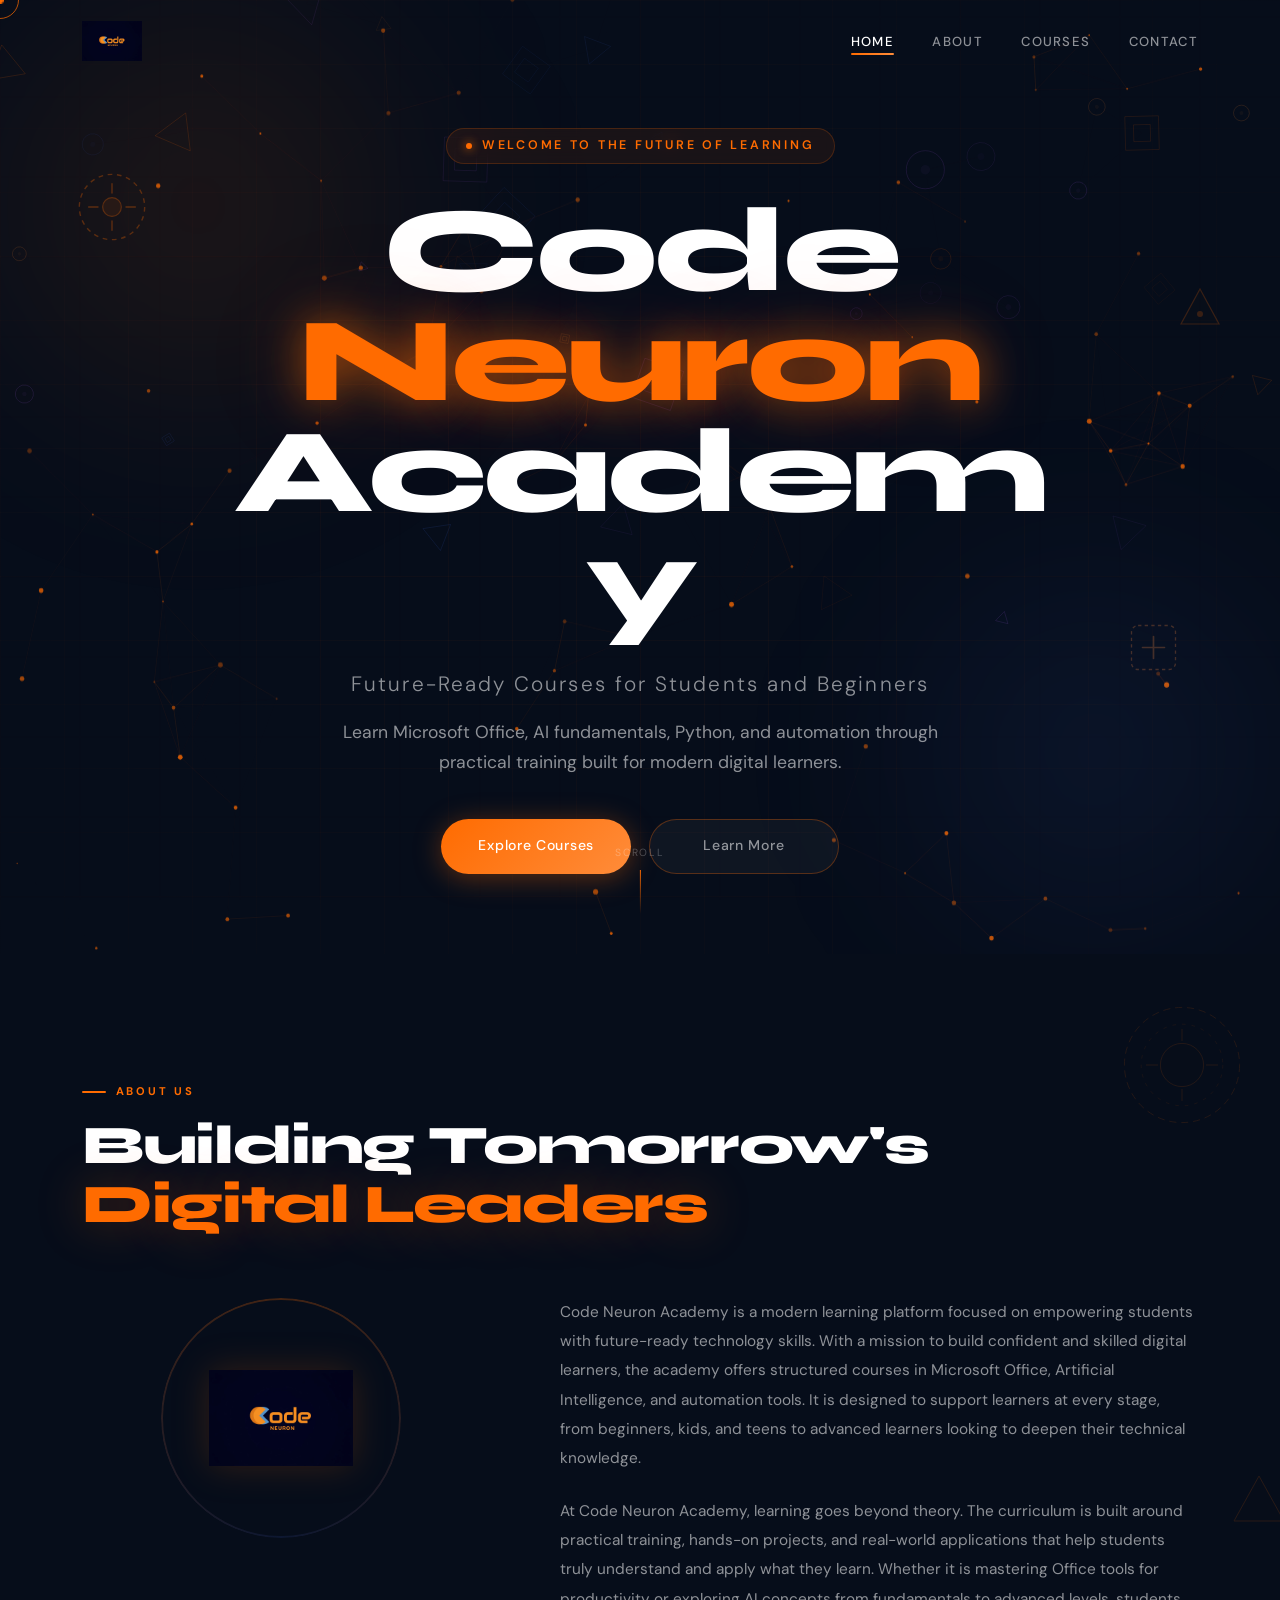
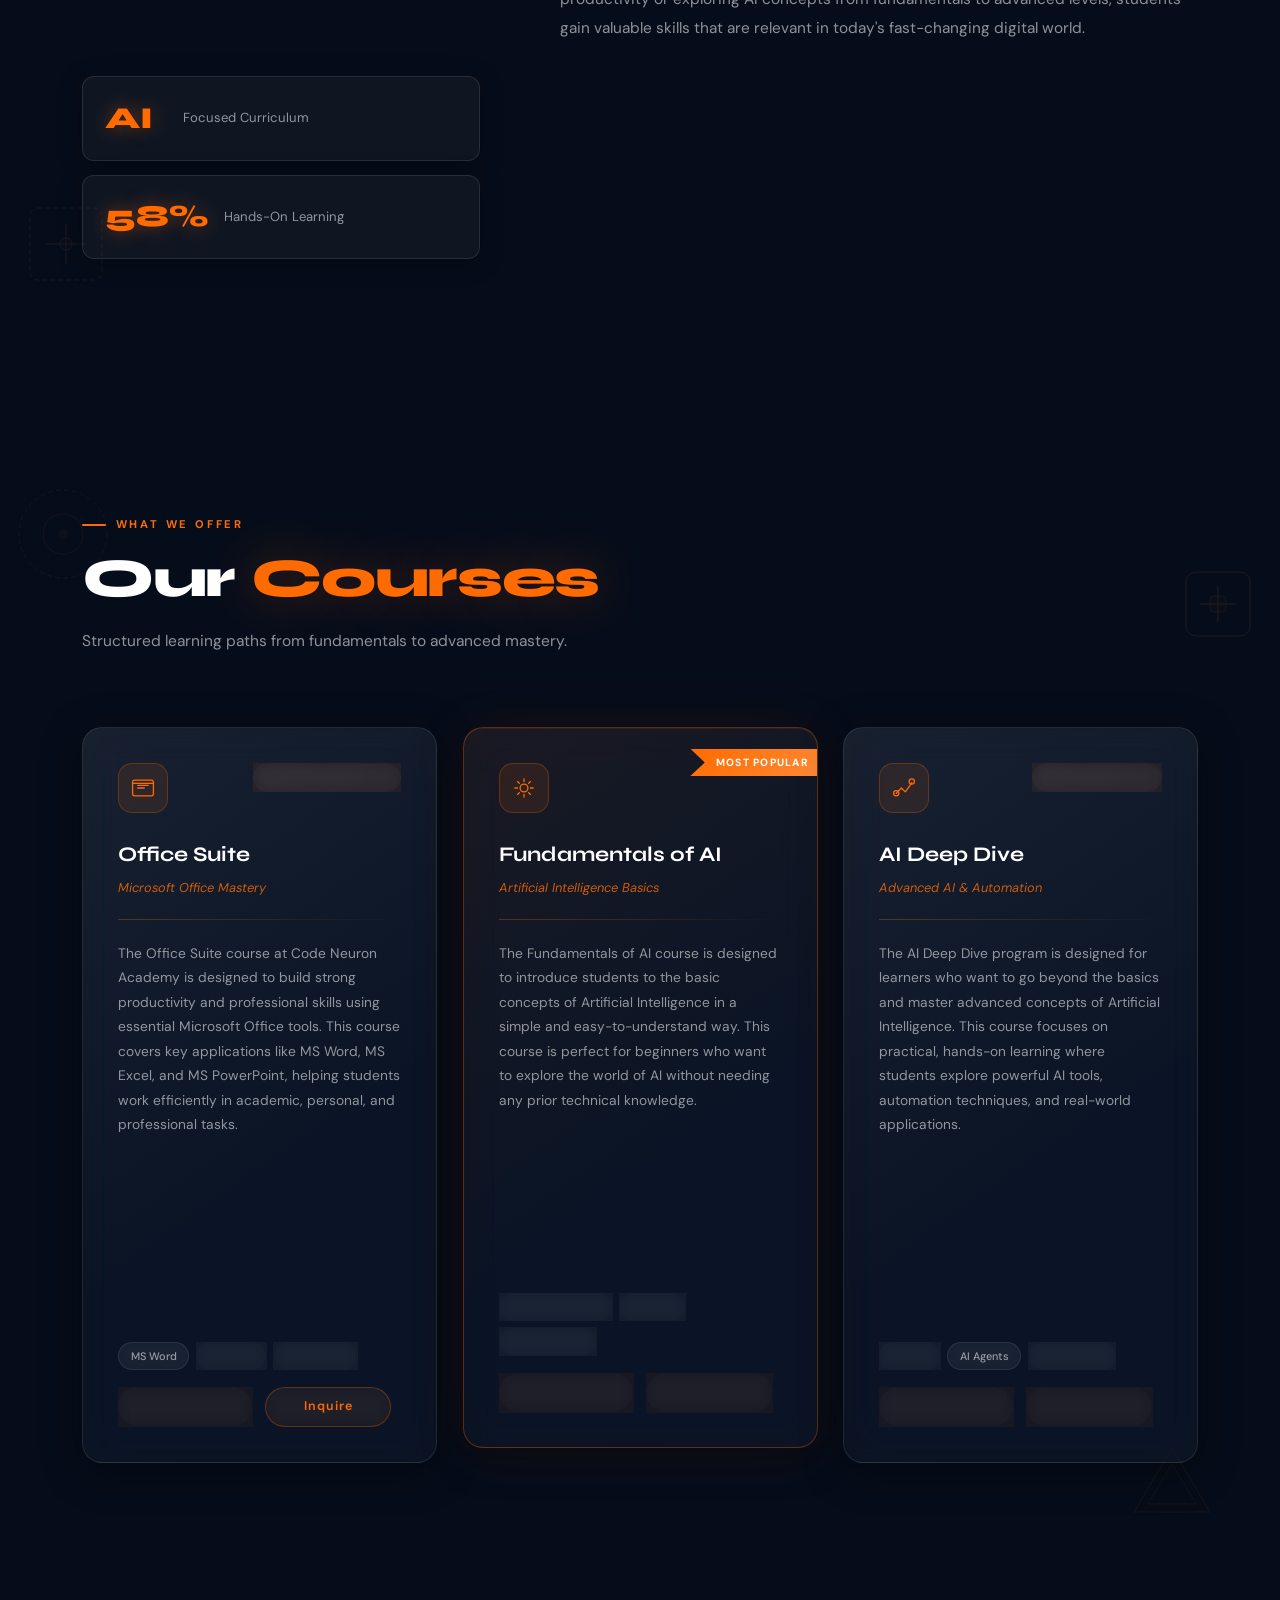
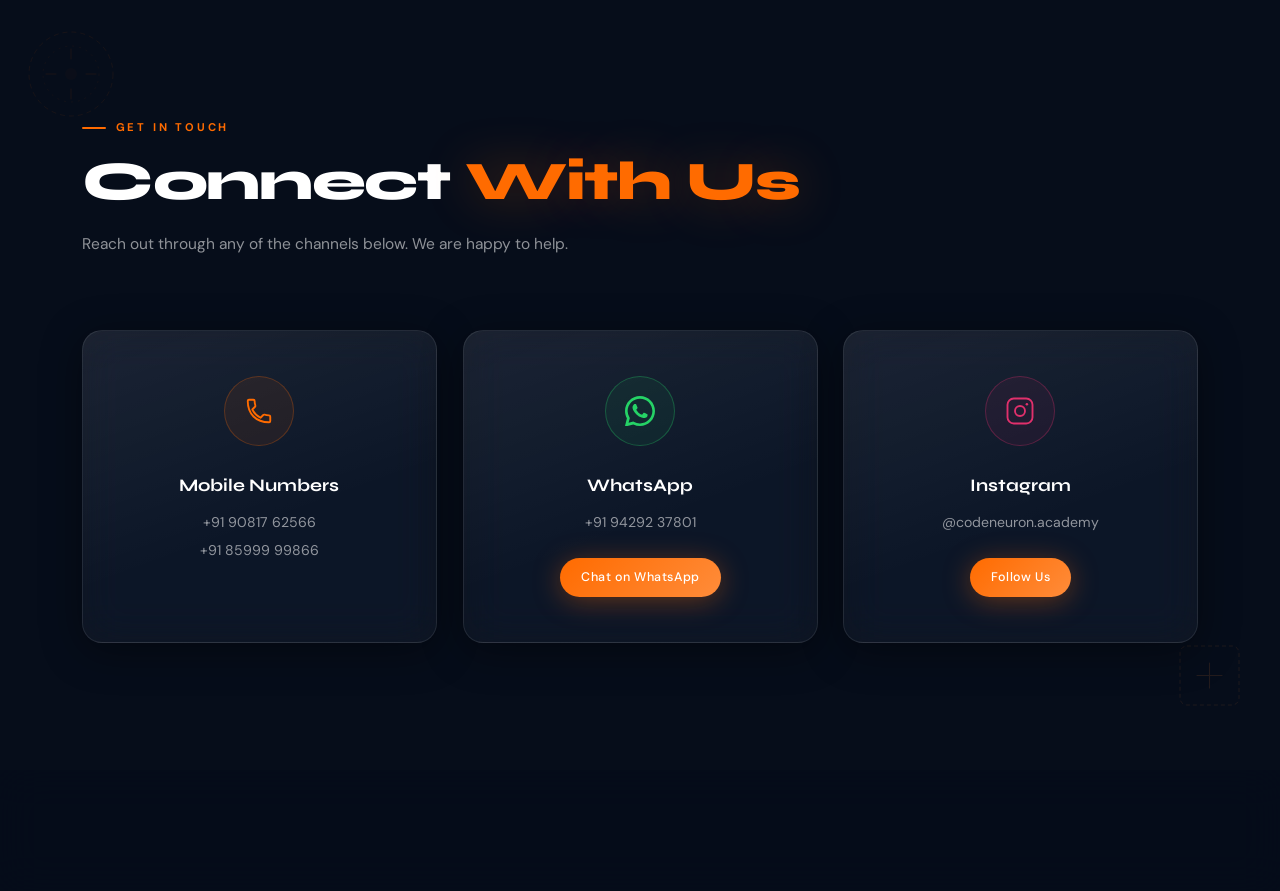
<file: public/index.html>
<!DOCTYPE html>
<html lang="en">

<head>
    <meta charset="UTF-8" />
    <meta http-equiv="X-UA-Compatible" content="IE=edge" />
    <meta name="viewport" content="width=device-width, initial-scale=1.0, viewport-fit=cover" />
    <meta name="google-site-verification" content="4-2jQBQSi1g_MQgFED-yKY7Lzt5AZaRdURfRENmEucI" />
    <!-- Google tag (gtag.js) -->
    <script async src="https://www.googletagmanager.com/gtag/js?id=G-TTERX1D4BP"></script>
    <script>
        window.dataLayer = window.dataLayer || [];
        function gtag() { dataLayer.push(arguments); }
        gtag('js', new Date());

        gtag('config', 'G-TTERX1D4BP');
    </script>
    <title>Code Neuron Academy | AI, Office, and Automation Courses</title>
    <meta name="description"
        content="Code Neuron Academy offers hands-on Microsoft Office, AI, Python, and automation courses for students, beginners, and future-ready learners." />
    <meta name="keywords"
        content="Code Neuron Academy, AI course, Microsoft Office course, Python course, automation training, student technology courses" />
    <meta name="author" content="Code Neuron Academy" />
    <meta name="robots" content="index, follow" />
    <meta name="theme-color" content="#060d1a" />
    <meta property="og:type" content="website" />
    <meta property="og:title" content="Code Neuron Academy | AI, Office, and Automation Courses" />
    <meta property="og:description"
        content="Learn Microsoft Office, AI fundamentals, Python, and automation through practical, future-focused training." />
    <meta property="og:image" content="logo.jpeg" />
    <meta property="og:locale" content="en_IN" />
    <meta name="twitter:card" content="summary_large_image" />
    <meta name="twitter:title" content="Code Neuron Academy | AI, Office, and Automation Courses" />
    <meta name="twitter:description"
        content="Hands-on technology courses in AI, Office, Python, and automation for modern digital learners." />
    <meta name="twitter:image" content="logo.jpeg" />
    <link rel="icon" type="image/jpeg" href="logo.jpeg" />
    <link rel="preconnect" href="https://fonts.googleapis.com" />
    <link rel="preconnect" href="https://fonts.gstatic.com" crossorigin />
    <link
        href="https://fonts.googleapis.com/css2?family=Syne:wght@400;600;700;800&family=DM+Sans:ital,wght@0,300;0,400;0,500;1,300&display=swap"
        rel="stylesheet" />
    <link rel="stylesheet" href="style.css" />
    <script type="application/ld+json">
        {
            "@context": "https://schema.org",
            "@type": "EducationalOrganization",
            "name": "Code Neuron Academy",
            "description": "Hands-on Microsoft Office, AI, Python, and automation training for students, beginners, and future-ready learners.",
            "sameAs": [
                "https://instagram.com/codeneuron.academy"
            ],
            "contactPoint": [
                {
                    "@type": "ContactPoint",
                    "telephone": "+91-90817-62566",
                    "contactType": "customer support",
                    "areaServed": "IN",
                    "availableLanguage": [
                        "English",
                        "Hindi",
                        "Gujarati"
                    ]
                },
                {
                    "@type": "ContactPoint",
                    "telephone": "+91-85999-99866",
                    "contactType": "customer support",
                    "areaServed": "IN",
                    "availableLanguage": [
                        "English",
                        "Hindi",
                        "Gujarati"
                    ]
                },
                {
                    "@type": "ContactPoint",
                    "telephone": "+91-94292-37801",
                    "contactType": "WhatsApp support",
                    "areaServed": "IN",
                    "availableLanguage": [
                        "English",
                        "Hindi",
                        "Gujarati"
                    ]
                }
            ]
        }
    </script>
</head>

<body>
    <a class="skip-link" href="#main-content">Skip to content</a>

    <!-- ===== GLOBAL AI CANVAS (fixed, parallax on scroll) ===== -->
    <canvas id="aiBgCanvas" aria-hidden="true"></canvas>

    <!-- ===== CUSTOM CURSOR ===== -->
    <div class="cursor-dot" id="cursorDot" aria-hidden="true"></div>
    <div class="cursor-ring" id="cursorRing" aria-hidden="true"></div>

    <header>
        <!-- ===== NAVIGATION ===== -->
        <nav class="navbar" id="navbar" aria-label="Primary">
            <div class="nav-inner">
                <a class="nav-logo" href="#home" aria-label="Code Neuron Academy">
                    <img src="logo.jpeg" alt="Company Logo" class="brand-logo brand-logo-nav" />
                </a>
                <ul class="nav-links" id="navLinks">
                    <li><a href="#home" class="nav-link">Home</a></li>
                    <li><a href="#about" class="nav-link">About</a></li>
                    <li><a href="#courses" class="nav-link">Courses</a></li>
                    <li><a href="#contact" class="nav-link">Contact</a></li>
                </ul>
                <button class="hamburger" id="hamburger" type="button" aria-label="Toggle menu"
                    aria-controls="navLinks" aria-expanded="false">
                    <span></span><span></span><span></span>
                </button>
            </div>
        </nav>

        <!-- ===== HERO SECTION ===== -->
        <section class="hero" id="home" aria-labelledby="hero-title">
            <canvas id="particleCanvas" aria-hidden="true"></canvas>
            <div class="hero-grid-overlay" aria-hidden="true"></div>

            <!-- Floating AI icon elements inside Hero -->
            <svg class="ai-float"
                style="width:70px;top:18%;left:6%;opacity:.3;animation:floatY 7s ease-in-out infinite" viewBox="0 0 60 60"
                fill="none" aria-hidden="true" focusable="false">
            <circle cx="30" cy="30" r="28" stroke="#ff6b00" stroke-width="1.2" stroke-dasharray="4 4" />
            <circle cx="30" cy="30" r="8" fill="rgba(255,107,0,.25)" stroke="#ff6b00" stroke-width="1" />
            <path d="M30 10v8M30 42v8M10 30h8M42 30h8" stroke="#ff6b00" stroke-width="1.2" stroke-linecap="round" />
            </svg>
            <svg class="ai-float"
                style="width:55px;top:65%;left:88%;opacity:.25;animation:floatY 9s ease-in-out 1s infinite"
                viewBox="0 0 50 50" fill="none" aria-hidden="true" focusable="false">
            <rect x="5" y="5" width="40" height="40" rx="6" stroke="#ff8c3a" stroke-width="1.2"
                stroke-dasharray="3 3" />
            <path d="M15 25h20M25 15v20" stroke="#ff8c3a" stroke-width="1.5" stroke-linecap="round" />
            </svg>
            <svg class="ai-float"
                style="width:44px;top:30%;left:92%;opacity:.2;animation:floatX 11s ease-in-out 2s infinite"
                viewBox="0 0 44 44" fill="none" aria-hidden="true" focusable="false">
            <polygon points="22,3 41,38 3,38" stroke="#ff6b00" stroke-width="1.2" fill="rgba(255,107,0,.06)" />
            <circle cx="22" cy="28" r="3" fill="#ff6b00" />
            </svg>

            <div class="hero-content">
                <p class="hero-eyebrow reveal-up" data-delay="0">Welcome to the Future of Learning</p>
                <h1 class="hero-title reveal-up" data-delay="120" id="hero-title">
                    <span class="title-line">Code</span>
                    <span class="title-line accent">Neuron</span>
                    <span class="title-line">Academy</span>
                </h1>
                <p class="hero-tagline reveal-up" data-delay="240">Future-Ready Courses for Students and Beginners</p>
                <p class="hero-description reveal-up" data-delay="300">Learn Microsoft Office, AI fundamentals, Python,
                    and automation through practical training built for modern digital learners.</p>
                <div class="hero-actions reveal-up" data-delay="420">
                    <a href="#courses" class="btn btn-primary">Explore Courses</a>
                    <a href="#about" class="btn btn-ghost">Learn More</a>
                </div>
            </div>

            <div class="hero-scroll-hint" aria-hidden="true">
                <span>Scroll</span>
                <div class="scroll-line"></div>
            </div>
        </section>
    </header>

    <main id="main-content">

    <!-- ===== ABOUT SECTION ===== -->
    <section class="about section" id="about">

        <!-- Floating AI elements -->
        <svg class="ai-float" data-speed="0.3" style="width:120px;top:5%;right:3%;opacity:.12" viewBox="0 0 100 100"
            fill="none" aria-hidden="true" focusable="false">
            <circle cx="50" cy="50" r="48" stroke="#ff6b00" stroke-width=".8" stroke-dasharray="6 4" />
            <circle cx="50" cy="50" r="34" stroke="#ff6b00" stroke-width=".5" stroke-dasharray="3 5" />
            <circle cx="50" cy="50" r="18" stroke="#ff6b00" stroke-width=".8" fill="rgba(255,107,0,.04)" />
            <path d="M50 20v10M50 70v10M20 50h10M70 50h10" stroke="#ff6b00" stroke-width=".8" />
        </svg>
        <svg class="ai-float" data-speed="0.2" style="width:80px;bottom:10%;left:2%;opacity:.1" viewBox="0 0 80 80"
            fill="none" aria-hidden="true" focusable="false">
            <rect x="4" y="4" width="72" height="72" rx="8" stroke="#ff8c3a" stroke-width=".8" stroke-dasharray="4 4" />
            <path d="M20 40h40M40 20v40" stroke="#ff8c3a" stroke-width="1" stroke-linecap="round" />
            <circle cx="40" cy="40" r="6" stroke="#ff8c3a" stroke-width=".8" fill="rgba(255,140,58,.08)" />
        </svg>
        <svg class="ai-float" data-speed="0.15" style="width:60px;top:50%;left:96%;opacity:.15" viewBox="0 0 60 60"
            fill="none" aria-hidden="true" focusable="false">
            <path d="M30 5L55 50H5L30 5Z" stroke="#ff6b00" stroke-width=".9" fill="rgba(255,107,0,.05)" />
        </svg>

        <div class="container">
            <div class="section-label reveal-up">About Us</div>
            <h2 class="section-title reveal-up">Building Tomorrow's<br /><span class="accent">Digital Leaders</span>
            </h2>

            <div class="about-grid">
                <div class="about-visual reveal-left">
                    <div class="about-orb">
                        <div class="about-orb-rings"></div>
                        <img src="logo.jpeg" alt="Company Logo" class="brand-logo about-orb-logo" />
                    </div>
                    <div class="about-stats">
                        <div class="stat-card">
                            <span class="stat-num">3+</span>
                            <span class="stat-label">Expert Courses</span>
                        </div>
                        <div class="stat-card">
                            <span class="stat-num">AI</span>
                            <span class="stat-label">Focused Curriculum</span>
                        </div>
                        <div class="stat-card">
                            <span class="stat-num">100%</span>
                            <span class="stat-label">Hands-On Learning</span>
                        </div>
                    </div>
                </div>

                <div class="about-text reveal-right">
                    <p>Code Neuron Academy is a modern learning platform focused on empowering students with
                        future-ready technology skills. With a mission to build confident and skilled digital learners,
                        the academy offers structured courses in Microsoft Office, Artificial Intelligence, and
                        automation tools. It is designed to support learners at every stage, from beginners, kids, and
                        teens to advanced learners looking to deepen their technical knowledge.</p>
                    <p>At Code Neuron Academy, learning goes beyond theory. The curriculum is built around practical
                        training, hands-on projects, and real-world applications that help students truly understand and
                        apply what they learn. Whether it is mastering Office tools for productivity or exploring AI
                        concepts from fundamentals to advanced levels, students gain valuable skills that are relevant
                        in today's fast-changing digital world.</p>
                </div>
            </div>
        </div>
    </section>

    <!-- ===== COURSES SECTION ===== -->
    <section class="courses section" id="courses">

        <!-- Floating AI elements -->
        <svg class="ai-float" data-speed="0.25" style="width:100px;top:8%;left:1%;opacity:.1" viewBox="0 0 100 100"
            fill="none" aria-hidden="true" focusable="false">
            <circle cx="50" cy="50" r="44" stroke="#ff6b00" stroke-width=".7" stroke-dasharray="5 3" />
            <path d="M30 50a20 20 0 0040 0 20 20 0 00-40 0" stroke="#ff6b00" stroke-width=".7" />
            <circle cx="50" cy="50" r="5" fill="rgba(255,107,0,.3)" />
        </svg>
        <svg class="ai-float" data-speed="0.35" style="width:72px;top:15%;right:2%;opacity:.12" viewBox="0 0 72 72"
            fill="none" aria-hidden="true" focusable="false">
            <rect x="4" y="4" width="64" height="64" rx="10" stroke="#ff8c3a" stroke-width=".8" />
            <path d="M18 36h36M36 18v36" stroke="#ff8c3a" stroke-width="1" stroke-linecap="round" />
            <rect x="28" y="28" width="16" height="16" rx="4" stroke="#ff8c3a" stroke-width=".7"
                fill="rgba(255,140,58,.07)" />
        </svg>
        <svg class="ai-float" data-speed="0.18" style="width:88px;bottom:5%;right:5%;opacity:.1" viewBox="0 0 88 88"
            fill="none" aria-hidden="true" focusable="false">
            <polygon points="44,6 82,70 6,70" stroke="#ff6b00" stroke-width=".8" fill="rgba(255,107,0,.04)" />
            <polygon points="44,22 68,62 20,62" stroke="#ff6b00" stroke-width=".5" fill="none" />
        </svg>

        <div class="container">
            <div class="section-label reveal-up">What We Offer</div>
            <h2 class="section-title reveal-up">Our <span class="accent">Courses</span></h2>
            <p class="section-sub reveal-up">Structured learning paths from fundamentals to advanced mastery.</p>

            <div class="courses-grid">

                <!-- Card 1: MS Office -->
                <div class="course-card reveal-up" data-delay="0">
                    <div class="card-glow"></div>
                    <div class="card-header">
                        <div class="card-icon">
                            <svg viewBox="0 0 40 40" fill="none">
                                <rect x="4" y="8" width="32" height="24" rx="3" stroke="currentColor"
                                    stroke-width="2" />
                                <path d="M12 16h16M12 20h10" stroke="currentColor" stroke-width="2"
                                    stroke-linecap="round" />
                                <path d="M4 13h32" stroke="currentColor" stroke-width="2" />
                            </svg>
                        </div>
                        <span class="card-badge">Beginner Friendly</span>
                    </div>
                    <h3 class="card-title">Office Suite</h3>
                    <p class="card-subtitle">Microsoft Office Mastery</p>
                    <div class="card-divider"></div>
                    <!-- Preview (always visible) -->
                    <p class="card-desc card-preview">The Office Suite course at Code Neuron Academy is designed to
                        build strong productivity and professional skills using essential Microsoft Office tools. This
                        course covers key applications like MS Word, MS Excel, and MS PowerPoint, helping students work
                        efficiently in academic, personal, and professional tasks.</p>
                    <!-- Extra content (hidden by default) -->
                    <div class="card-extra">
                        <p class="card-desc">Students will learn how to create well-formatted documents in Word, manage
                            and analyze data using Excel, and design impactful presentations with PowerPoint. The course
                            focuses on practical learning through real-world tasks such as creating reports,
                            spreadsheets, charts, and presentations.</p>
                        <p class="card-desc">By the end of the course, students will have a solid foundation in
                            Microsoft Office and will be able to handle professional tasks with ease, making them more
                            productive and career-ready in today's digital environment.</p>
                    </div>
                    <div class="card-tags">
                        <span>MS Word</span><span>MS Excel</span><span>PowerPoint</span>
                    </div>
                    <div class="card-actions">
                        <button class="btn-show-more btn-toggle-extra" type="button" aria-expanded="false">
                            <span class="btn-show-more-label">Show More</span>
                            <svg class="btn-show-more-icon" viewBox="0 0 20 20" fill="none">
                                <path d="M5 8l5 5 5-5" stroke="currentColor" stroke-width="1.8" stroke-linecap="round"
                                    stroke-linejoin="round" />
                            </svg>
                        </button>
                        <a class="btn-show-more btn-inquire" href="inquire.html" aria-label="Inquire about Office Suite">
                            <span class="btn-text">Inquire</span>
                        </a>
                    </div>
                </div>

                <!-- Card 2: Fundamentals of AI -->
                <div class="course-card featured reveal-up" data-delay="120">
                    <div class="card-glow"></div>
                    <div class="featured-ribbon">Most Popular</div>
                    <div class="card-header">
                        <div class="card-icon">
                            <svg viewBox="0 0 40 40" fill="none">
                                <circle cx="20" cy="20" r="6" stroke="currentColor" stroke-width="2" />
                                <path d="M20 6v4M20 30v4M6 20h4M30 20h4" stroke="currentColor" stroke-width="2"
                                    stroke-linecap="round" />
                                <path
                                    d="M10.1 10.1l2.83 2.83M27.07 27.07l2.83 2.83M10.1 29.9l2.83-2.83M27.07 12.93l2.83-2.83"
                                    stroke="currentColor" stroke-width="2" stroke-linecap="round" />
                            </svg>
                        </div>

                    </div>
                    <h3 class="card-title">Fundamentals of AI</h3>
                    <p class="card-subtitle">Artificial Intelligence Basics</p>
                    <div class="card-divider"></div>
                    <!-- Preview (always visible) -->
                    <p class="card-desc card-preview">The Fundamentals of AI course is designed to introduce students to
                        the basic concepts of Artificial Intelligence in a simple and easy-to-understand way. This
                        course is perfect for beginners who want to explore the world of AI without needing any prior
                        technical knowledge.</p>
                    <!-- Extra content (hidden by default) -->
                    <div class="card-extra">
                        <p class="card-desc">Students learn what AI is, how it works, and where it is used in real
                            life, such as chatbots, recommendation systems, smart assistants, and more. The program
                            covers key topics like machine learning basics, data understanding, and how AI makes
                            decisions.</p>
                        <p class="card-desc">By the end of the course, learners will have a strong foundation in AI
                            concepts and will be ready to move to more advanced topics like AI automation, Python, and
                            building AI agents.</p>
                    </div>
                    <div class="card-tags">
                        <span>Machine Learning</span><span>AI Tools</span><span>Real-World AI</span>
                    </div>
                    <div class="card-actions">
                        <button class="btn-show-more btn-toggle-extra" type="button" aria-expanded="false">
                            <span class="btn-show-more-label">Show More</span>
                            <svg class="btn-show-more-icon" viewBox="0 0 20 20" fill="none">
                                <path d="M5 8l5 5 5-5" stroke="currentColor" stroke-width="1.8" stroke-linecap="round"
                                    stroke-linejoin="round" />
                            </svg>
                        </button>
                        <a class="btn-show-more btn-inquire" href="inquire.html"
                            aria-label="Inquire about Fundamentals of AI">
                            <span class="btn-text">Inquire</span>
                        </a>
                    </div>
                </div>

                <!-- Card 3: AI Deep Dive -->
                <div class="course-card reveal-up" data-delay="240">
                    <div class="card-glow"></div>
                    <div class="card-header">
                        <div class="card-icon">
                            <svg viewBox="0 0 40 40" fill="none">
                                <path d="M8 28l8-8 6 6 10-14" stroke="currentColor" stroke-width="2"
                                    stroke-linecap="round" stroke-linejoin="round" />
                                <circle cx="32" cy="10" r="4" stroke="currentColor" stroke-width="2" />
                                <circle cx="8" cy="28" r="4" stroke="currentColor" stroke-width="2" />
                            </svg>
                        </div>
                        <span class="card-badge">Advanced Level</span>
                    </div>
                    <h3 class="card-title">AI Deep Dive</h3>
                    <p class="card-subtitle">Advanced AI &amp; Automation</p>
                    <div class="card-divider"></div>
                    <!-- Preview (always visible) -->
                    <p class="card-desc card-preview">The AI Deep Dive program is designed for learners who want to go
                        beyond the basics and master advanced concepts of Artificial Intelligence. This course focuses
                        on practical, hands-on learning where students explore powerful AI tools, automation techniques,
                        and real-world applications.</p>
                    <!-- Extra content (hidden by default) -->
                    <div class="card-extra">
                        <p class="card-desc">A key part of this program is learning Python for AI, which helps students
                            understand how to build and control intelligent systems. Students also dive into AI
                            agents, learning how to design, create, and deploy smart agents that automate workflows and
                            solve real problems.</p>
                        <p class="card-desc">By the end of the AI Deep Dive program, students will have strong skills in
                            AI tools, Python programming, automation, and agent development, equipped for future
                            careers in technology and digital transformation.</p>
                    </div>
                    <div class="card-tags">
                        <span>Python</span><span>AI Agents</span><span>Automation</span>
                    </div>
                    <div class="card-actions">
                        <button class="btn-show-more btn-toggle-extra" type="button" aria-expanded="false">
                            <span class="btn-show-more-label">Show More</span>
                            <svg class="btn-show-more-icon" viewBox="0 0 20 20" fill="none">
                                <path d="M5 8l5 5 5-5" stroke="currentColor" stroke-width="1.8" stroke-linecap="round"
                                    stroke-linejoin="round" />
                            </svg>
                        </button>
                        <a class="btn-show-more btn-inquire" href="inquire.html" aria-label="Inquire about AI Deep Dive">
                            <span class="btn-text">Inquire</span>
                        </a>
                    </div>
                </div>

            </div>
        </div>
    </section>

    <!-- ===== CONTACT SECTION ===== -->
    <section class="contact section" id="contact">

        <!-- Floating AI elements -->
        <svg class="ai-float" data-speed="0.22" style="width:90px;top:5%;left:2%;opacity:.1" viewBox="0 0 90 90"
            fill="none" aria-hidden="true" focusable="false">
            <circle cx="45" cy="45" r="42" stroke="#ff6b00" stroke-width=".7" stroke-dasharray="5 4" />
            <circle cx="45" cy="45" r="28" stroke="#ff6b00" stroke-width=".5" stroke-dasharray="2 5" />
            <path d="M45 20v10M45 60v10M20 45h10M60 45h10" stroke="#ff6b00" stroke-width=".8" stroke-linecap="round" />
            <circle cx="45" cy="45" r="6" fill="rgba(255,107,0,.2)" />
        </svg>
        <svg class="ai-float" data-speed="0.28" style="width:65px;bottom:8%;right:3%;opacity:.12" viewBox="0 0 65 65"
            fill="none" aria-hidden="true" focusable="false">
            <rect x="3" y="3" width="59" height="59" rx="7" stroke="#ff8c3a" stroke-width=".8" stroke-dasharray="4 3" />
            <path d="M20 32.5h25M32.5 20v25" stroke="#ff8c3a" stroke-width="1.1" stroke-linecap="round" />
        </svg>

        <div class="container">
            <div class="section-label reveal-up">Get In Touch</div>
            <h2 class="section-title reveal-up">Connect <span class="accent">With Us</span></h2>
            <p class="section-sub reveal-up">Reach out through any of the channels below. We are happy to help.</p>

            <div class="contact-grid">

                <!-- Phone -->
                <div class="contact-card reveal-up" data-delay="0">
                    <div class="contact-icon">
                        <svg viewBox="0 0 24 24" fill="none">
                            <path
                                d="M6.62 10.79a15.053 15.053 0 006.59 6.59l2.2-2.2a1 1 0 011.01-.24c1.12.37 2.33.57 3.58.57a1 1 0 011 1V20a1 1 0 01-1 1C9.61 21 3 14.39 3 4a1 1 0 011-1h3.5a1 1 0 011 1c0 1.25.2 2.45.57 3.57a1 1 0 01-.25 1.01l-2.2 2.21z"
                                stroke="currentColor" stroke-width="1.5" stroke-linecap="round"
                                stroke-linejoin="round" />
                        </svg>
                    </div>
                    <h4>Mobile Numbers</h4>
                    <p><a href="tel:9081762566">+91 90817 62566</a></p>
                    <p><a href="tel:8599999866">+91 85999 99866</a></p>
                </div>

                <!-- WhatsApp -->
                <div class="contact-card reveal-up" data-delay="120">
                    <div class="contact-icon whatsapp">
                        <svg viewBox="0 0 24 24" fill="currentColor">
                            <path
                                d="M17.472 14.382c-.297-.149-1.758-.867-2.03-.967-.273-.099-.471-.148-.67.15-.197.297-.767.966-.94 1.164-.173.199-.347.223-.644.075-.297-.15-1.255-.463-2.39-1.475-.883-.788-1.48-1.761-1.653-2.059-.173-.297-.018-.458.13-.606.134-.133.298-.347.446-.52.149-.174.198-.298.298-.497.099-.198.05-.371-.025-.52-.075-.149-.669-1.612-.916-2.207-.242-.579-.487-.5-.669-.51-.173-.008-.371-.01-.57-.01-.198 0-.52.074-.792.372-.272.297-1.04 1.016-1.04 2.479 0 1.462 1.065 2.875 1.213 3.074.149.198 2.096 3.2 5.077 4.487.709.306 1.262.489 1.694.625.712.227 1.36.195 1.871.118.571-.085 1.758-.719 2.006-1.413.248-.694.248-1.289.173-1.413-.074-.124-.272-.198-.57-.347z" />
                            <path
                                d="M12 0C5.373 0 0 5.373 0 12c0 2.123.556 4.116 1.524 5.845L.057 23.715a.5.5 0 00.62.616l5.995-1.604A11.932 11.932 0 0012 24c6.627 0 12-5.373 12-12S18.627 0 12 0zm0 21.9a9.9 9.9 0 01-5.022-1.364l-.361-.214-3.735.979.999-3.648-.235-.374A9.862 9.862 0 012.1 12C2.1 6.534 6.534 2.1 12 2.1c5.466 0 9.9 4.434 9.9 9.9 0 5.466-4.434 9.9-9.9 9.9z" />
                        </svg>
                    </div>
                    <h4>WhatsApp</h4>
                    <p>+91 94292 37801</p>
                    <a href="https://wa.me/919429237801" target="_blank" rel="noopener noreferrer"
                        class="btn btn-primary btn-sm">Chat on WhatsApp</a>
                </div>

                <!-- Instagram -->
                <div class="contact-card reveal-up" data-delay="240">
                    <div class="contact-icon instagram">
                        <svg viewBox="0 0 24 24" fill="none">
                            <rect x="2" y="2" width="20" height="20" rx="5" stroke="currentColor" stroke-width="1.5" />
                            <circle cx="12" cy="12" r="4" stroke="currentColor" stroke-width="1.5" />
                            <circle cx="17.5" cy="6.5" r="1" fill="currentColor" />
                        </svg>
                    </div>
                    <h4>Instagram</h4>
                    <p>@codeneuron.academy</p>
                    <a href="https://instagram.com/codeneuron.academy" target="_blank" rel="noopener noreferrer"
                        class="btn btn-primary btn-sm">Follow Us</a>
                </div>

            </div>
        </div>
    </section>

    </main>

    <!-- ===== FOOTER ===== -->
    <footer class="footer">
        <div class="footer-inner">
            <a class="nav-logo" href="#home" aria-label="Code Neuron Academy">
                <img src="logo.jpeg" alt="Company Logo" class="brand-logo brand-logo-footer" />
            </a>
            <p>&copy; 2026 Code Neuron Academy. All Rights Reserved.</p>
        </div>
    </footer>

    <script src="script.js"></script>
</body>

</html>
</file>
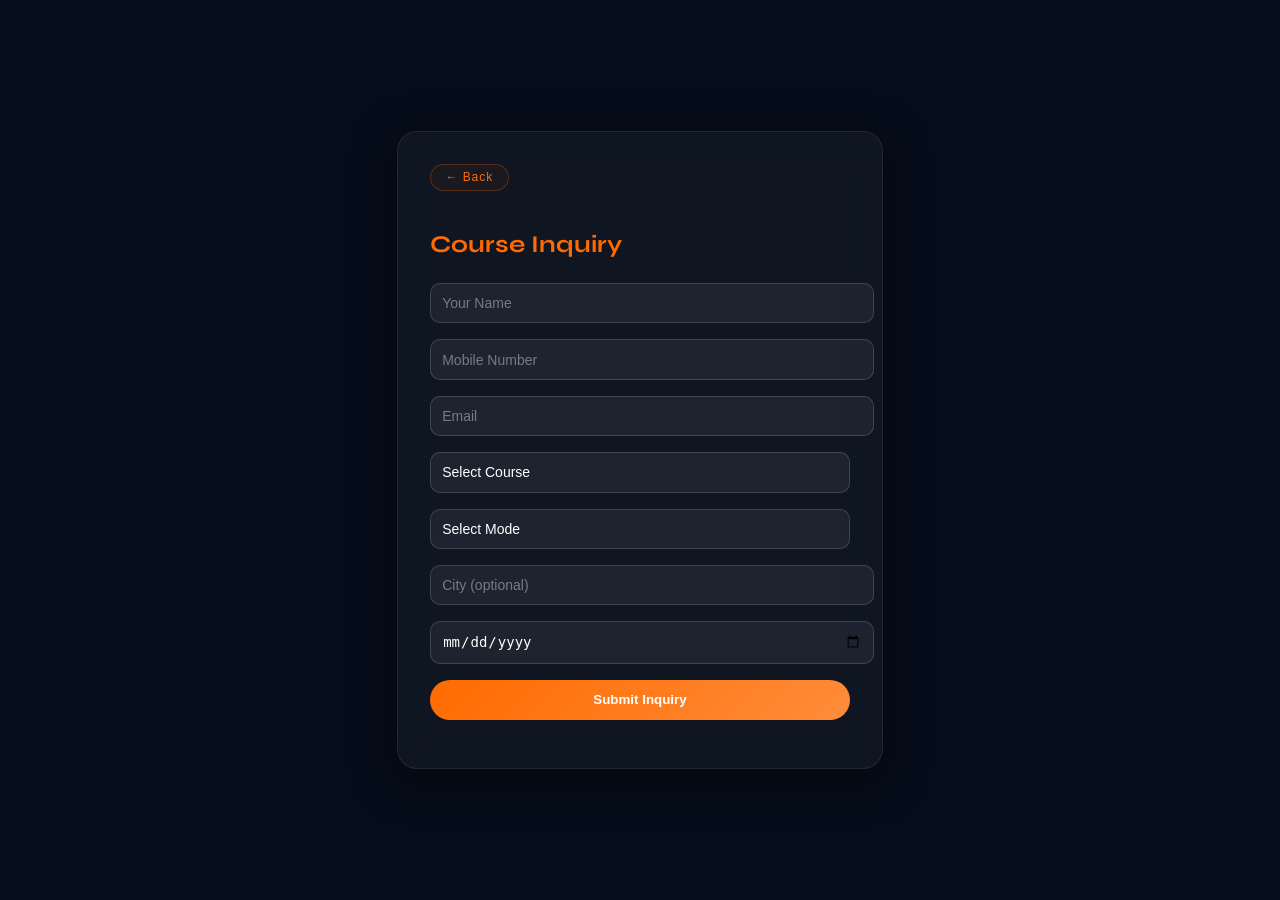
<file: public/inquire.html>
<!DOCTYPE html>
<html lang="en">
<head>
  <meta charset="UTF-8">
  <title>Course Inquiry</title>
  <meta name="viewport" content="width=device-width, initial-scale=1.0">

  <!-- Fonts -->
  <link href="https://fonts.googleapis.com/css2?family=Syne:wght@600;700&family=DM+Sans:wght@300;400;500&display=swap" rel="stylesheet">

  <style>
    :root {
      --bg: #060d1a;
      --accent: #ff6b00;
    }

    body {
      margin: 0;
      font-family: 'DM Sans', sans-serif;
      background: var(--bg);
      color: white;
      display: flex;
      justify-content: center;
      align-items: center;
      min-height: 100vh;
    }

    .form-container {
      width: 100%;
      max-width: 420px;
      padding: 2rem;
      border-radius: 20px;
      background: rgba(255,255,255,.04);
      border: 1px solid rgba(255,255,255,.08);
      backdrop-filter: blur(20px);
      box-shadow: 0 10px 40px rgba(0,0,0,.5);
    }

    /* BACK BUTTON */
    .btn-back {
      display: inline-block;
      margin-bottom: 1.2rem;
      font-size: .75rem;
      letter-spacing: .08em;
      color: var(--accent);
      border: 1px solid rgba(255,107,0,.25);
      background: rgba(255,107,0,.05);
      padding: .35rem .9rem;
      border-radius: 50px;
      cursor: pointer;
      transition: all .3s ease;
    }

    .btn-back:hover {
      background: rgba(255,107,0,.12);
      border-color: var(--accent);
      box-shadow: 0 0 12px rgba(255,107,0,.2);
      transform: translateY(-1px);
    }

    h2 {
      font-family: 'Syne', sans-serif;
      margin-bottom: 1.5rem;
      color: var(--accent);
    }

    input, select {
      width: 100%;
      padding: .7rem;
      margin-bottom: 1rem;
      border-radius: 10px;
      border: 1px solid rgba(255,255,255,.15);
      background: rgba(255,255,255,.06);
      color: #ffffff;
      outline: none;
      font-size: 14px;
    }

    input::placeholder {
      color: rgba(255,255,255,.4);
    }

    /* FIX SELECT */
    select {
      appearance: none;
    }

    select option {
      background: #0b1325;
      color: #ffffff;
    }

    select:focus, input:focus {
      border-color: var(--accent);
      box-shadow: 0 0 10px rgba(255,107,0,.3);
    }

    button.submit-btn {
      width: 100%;
      padding: .8rem;
      border-radius: 50px;
      border: none;
      background: linear-gradient(135deg,#ff6b00,#ff8c3a);
      color: white;
      font-weight: 600;
      cursor: pointer;
      transition: 0.3s;
    }

    button.submit-btn:hover {
      box-shadow: 0 0 20px rgba(255,107,0,.5);
      transform: translateY(-2px);
    }

    .success {
      margin-top: 1rem;
      font-size: .9rem;
    }

    .success.ok { color: #22c55e; }
    .success.err { color: #ef4444; }

  </style>
</head>

<body>

  <div class="form-container">

    <!-- BACK BUTTON -->
    <button class="btn-back" onclick="history.back()">
      ← Back
    </button>

    <h2>Course Inquiry</h2>

    <form id="inquiryForm">

      <input type="text" name="name" placeholder="Your Name" required>
      <input type="text" name="mobile" placeholder="Mobile Number" required>
      <input type="email" name="email" placeholder="Email" required>

      <select name="course" required>
        <option value="">Select Course</option>
        <option value="Office Suite">Office Suite</option>
        <option value="Fundamentals of AI">Fundamentals of AI</option>
        <option value="AI Deep Dive">AI Deep Dive</option>
      </select>

      <select name="mode" required>
        <option value="">Select Mode</option>
        <option value="Online">Online</option>
        <option value="Offline">Offline</option>
      </select>

      <input type="text" name="city" placeholder="City (optional)">
      <input type="date" name="start" required>

      <button type="submit" class="submit-btn">
        Submit Inquiry
      </button>

      <div class="success" id="msg"></div>

    </form>
  </div>

  <script>
    const form = document.getElementById("inquiryForm");
    const msg = document.getElementById("msg");

    form.addEventListener("submit", async (e) => {
      e.preventDefault();

      const formData = new FormData(form);
      const data = Object.fromEntries(formData.entries());

      data.status = "new";

      msg.innerText = "Submitting...";
      msg.className = "success";

      try {
        const res = await fetch("https://us-central1-code-neuron-website.cloudfunctions.net/api/inquiry", {
          method: "POST",
          headers: {
            "Content-Type": "application/json"
          },
          body: JSON.stringify(data)
        });

        await res.json();

        msg.innerText = "Inquiry submitted successfully ✅";
        msg.className = "success ok";

        form.reset();

      } catch (err) {
        msg.innerText = "Something went wrong ❌";
        msg.className = "success err";
      }
    });
  </script>

</body>
</html>
</file>
<file: public/style.css>
/* ============================================================
   CODE NEURON ACADEMY — style.css  v2
   Theme : Futuristic Glassmorphism · Orange Accent
   ============================================================ */

/* ── Variables ─────────────────────────────────────────────── */
:root {
  --bg:            #060d1a;
  --bg-2:          #080f1e;
  --accent:        #ff6b00;
  --accent-l:      #ff8c3a;
  --accent-dim:    rgba(255,107,0,.18);
  --accent-glow:   rgba(255,107,0,.35);
  --white:         #ffffff;
  --muted:         rgba(255,255,255,.55);
  --dim:           rgba(255,255,255,.25);
  --border:        rgba(255,255,255,.07);
  --border-hot:    rgba(255,107,0,.3);

  /* Glass recipe */
  --glass-bg:      rgba(255,255,255,.04);
  --glass-border:  rgba(255,255,255,.1);
  --glass-blur:    18px;
  --glass-shadow:  0 8px 40px rgba(0,0,0,.45);

  --radius:        20px;
  --radius-sm:     12px;
  --ease:          cubic-bezier(.22,.97,.44,1);
  --ease-back:     cubic-bezier(.34,1.56,.64,1);
}

/* ── Reset ──────────────────────────────────────────────────── */
*,*::before,*::after{box-sizing:border-box;margin:0;padding:0}
html{scroll-behavior:smooth;scroll-padding-top:96px}
body{
  font-family:'DM Sans',sans-serif;
  background:var(--bg);
  color:var(--white);
  overflow-x:hidden;
  line-height:1.7;
  min-width:320px;
  cursor:none;
}
a{color:inherit;text-decoration:none}
ul{list-style:none}
main{display:block}
section[id]{scroll-margin-top:96px}

.skip-link{
  position:fixed;
  top:1rem;left:1rem;
  padding:.75rem 1rem;
  border-radius:999px;
  background:linear-gradient(135deg,var(--accent),var(--accent-l));
  color:#fff;
  font-size:.82rem;
  font-weight:700;
  letter-spacing:.04em;
  z-index:1200;
  transform:translateY(-140%);
  transition:transform .25s var(--ease);
}
.skip-link:focus-visible{transform:translateY(0)}

a:focus-visible,
button:focus-visible{
  outline:2px solid var(--accent-l);
  outline-offset:4px;
}

/* ── Scrollbar ──────────────────────────────────────────────── */
::-webkit-scrollbar{width:4px}
::-webkit-scrollbar-track{background:var(--bg)}
::-webkit-scrollbar-thumb{background:var(--accent);border-radius:4px}

/* ── Container ──────────────────────────────────────────────── */
.container{max-width:1180px;margin:0 auto;padding:0 2rem}

/* ============================================================
   GLOBAL AI BACKGROUND LAYER
   (canvas sits fixed behind everything, parallax via JS)
   ============================================================ */
#aiBgCanvas{
  position:fixed;
  inset:0;
  width:100%;height:100%;
  z-index:0;
  pointer-events:none;
}

/* ============================================================
   CUSTOM CURSOR
   ============================================================ */
.cursor-dot,.cursor-ring{
  position:fixed;
  border-radius:50%;
  pointer-events:none;
  z-index:9999;
  transform:translate(-50%,-50%);
  will-change:left,top;
}
.cursor-dot{
  width:7px;height:7px;
  background:var(--accent);
  transition:width .15s var(--ease),height .15s var(--ease),background .15s;
}
.cursor-ring{
  width:38px;height:38px;
  border:1.5px solid rgba(255,107,0,.7);
  background:transparent;
  transition:width .4s var(--ease-back),
             height .4s var(--ease-back),
             background .3s,
             border-color .3s;
}
.cursor-ring.hovered{
  width:60px;height:60px;
  background:rgba(255,107,0,.1);
  border-color:var(--accent);
}
.cursor-dot.clicking{
  width:12px;height:12px;
  background:var(--accent-l);
}

/* ============================================================
   NAVBAR
   ============================================================ */
.navbar{
  position:fixed;top:0;left:0;right:0;
  z-index:800;
  padding:1.3rem 0;
  transition:padding .5s var(--ease),
             background .5s var(--ease),
             border-color .5s var(--ease),
             box-shadow .5s var(--ease);
  border-bottom:1px solid transparent;
}
.navbar.scrolled{
  background:rgba(6,13,26,.75);
  backdrop-filter:blur(24px) saturate(160%);
  -webkit-backdrop-filter:blur(24px) saturate(160%);
  border-color:var(--glass-border);
  padding:.85rem 0;
  box-shadow:0 4px 40px rgba(0,0,0,.4);
}
.nav-inner{
  max-width:1180px;margin:0 auto;padding:0 2rem;
  display:flex;align-items:center;justify-content:space-between;
}
.nav-logo{
  display:inline-flex;
  align-items:center;
  flex-shrink:0;
  position:relative;z-index:1;
}
.brand-logo{
  display:block;
  max-width:100%;
  height:auto;
}
.brand-logo-nav{
  height:40px;
  width:auto;
  max-width:min(190px,42vw);
}

.nav-links{display:flex;gap:2.4rem}
.nav-link{
  font-size:.82rem;font-weight:500;
  letter-spacing:.1em;text-transform:uppercase;
  color:var(--muted);
  position:relative;
  transition:color .3s var(--ease);
}
.nav-link::after{
  content:'';
  position:absolute;bottom:-5px;left:0;
  width:0;height:2px;
  background:linear-gradient(90deg,var(--accent),var(--accent-l));
  border-radius:2px;
  transition:width .4s var(--ease);
}
.nav-link:hover,.nav-link.active{color:var(--white)}
.nav-link:hover::after,.nav-link.active::after{width:100%}

/* Hamburger */
.hamburger{
  display:none;flex-direction:column;gap:5px;
  background:none;border:none;cursor:none;padding:4px;
}
.hamburger span{
  display:block;width:24px;height:2px;
  background:var(--white);border-radius:2px;
  transition:.4s var(--ease);
}
.hamburger.active span:nth-child(1){transform:translateY(7px) rotate(45deg)}
.hamburger.active span:nth-child(2){opacity:0;transform:scaleX(0)}
.hamburger.active span:nth-child(3){transform:translateY(-7px) rotate(-45deg)}

/* ============================================================
   HERO
   ============================================================ */
.hero{
  position:relative;
  min-height:100vh;
  min-height:100svh;
  display:flex;align-items:center;justify-content:center;
  text-align:center;
  padding:calc(8rem + env(safe-area-inset-top)) 2rem 5rem;
  overflow:hidden;
  z-index:1;
}

#particleCanvas{
  position:absolute;inset:0;
  width:100%;height:100%;
  z-index:1;pointer-events:none;
}

.hero-grid-overlay{
  position:absolute;inset:0;z-index:2;
  background-image:
    linear-gradient(rgba(255,107,0,.035) 1px,transparent 1px),
    linear-gradient(90deg,rgba(255,107,0,.035) 1px,transparent 1px);
  background-size:64px 64px;
  mask-image:radial-gradient(ellipse 75% 80% at 50% 50%,black 30%,transparent 100%);
  -webkit-mask-image:radial-gradient(ellipse 75% 80% at 50% 50%,black 30%,transparent 100%);
}

/* Ambient orb blobs */
.hero::before,.hero::after{
  content:'';
  position:absolute;border-radius:50%;
  filter:blur(90px);
  pointer-events:none;z-index:1;
}
.hero::before{
  width:600px;height:600px;
  top:-10%;left:-8%;
  background:radial-gradient(circle,rgba(255,107,0,.12),transparent 70%);
  animation:blobFloat 12s ease-in-out infinite alternate;
}
.hero::after{
  width:500px;height:500px;
  bottom:-5%;right:-5%;
  background:radial-gradient(circle,rgba(80,120,255,.1),transparent 70%);
  animation:blobFloat 15s ease-in-out 2s infinite alternate-reverse;
}
@keyframes blobFloat{
  0%  {transform:translate(0,0) scale(1)}
  100%{transform:translate(40px,30px) scale(1.08)}
}

.hero-content{
  position:relative;z-index:3;
  width:min(100%,820px);
}

/* Eyebrow */
.hero-eyebrow{
  display:inline-flex;align-items:center;gap:.6rem;
  font-size:.78rem;font-weight:600;
  letter-spacing:.22em;text-transform:uppercase;
  color:var(--accent);
  background:rgba(255,107,0,.08);
  border:1px solid rgba(255,107,0,.2);
  border-radius:50px;
  padding:.4rem 1.2rem;
  margin-bottom:2rem;
  backdrop-filter:blur(8px);
}
.hero-eyebrow::before{
  content:'';
  width:6px;height:6px;
  border-radius:50%;
  background:var(--accent);
  box-shadow:0 0 10px var(--accent);
  animation:dotPulse 1.8s ease-in-out infinite;
}
@keyframes dotPulse{
  0%,100%{box-shadow:0 0 6px var(--accent);opacity:1}
  50%    {box-shadow:0 0 16px var(--accent-l);opacity:.6}
}

/* Title */
.hero-title{
  font-family:'Syne',sans-serif;
  font-size:clamp(3.8rem,10vw,7.5rem);
  font-weight:800;
  line-height:.92;
  letter-spacing:-.03em;
  margin-bottom:1.8rem;
}
.title-line{
  display:block;
  max-width:100%;
  overflow-wrap:anywhere;
}
.title-line.accent{
  color:var(--accent);
  text-shadow:
    0 0 40px rgba(255,107,0,.5),
    0 0 80px rgba(255,107,0,.25),
    0 0 140px rgba(255,107,0,.12);
  animation:titleGlow 3s ease-in-out infinite alternate;
}
@keyframes titleGlow{
  0% {text-shadow:0 0 40px rgba(255,107,0,.45),0 0 80px rgba(255,107,0,.2)}
  100%{text-shadow:0 0 60px rgba(255,107,0,.7),0 0 120px rgba(255,107,0,.35),0 0 200px rgba(255,107,0,.15)}
}

.hero-tagline{
  font-size:clamp(1rem,2.5vw,1.3rem);
  font-weight:300;color:var(--muted);
  letter-spacing:.1em;
  margin-bottom:1rem;
}

.hero-description{
  max-width:640px;
  margin:0 auto 2.6rem;
  font-size:clamp(1rem,2.2vw,1.1rem);
  color:var(--muted);
}

.hero-actions{
  display:flex;gap:1.1rem;justify-content:center;flex-wrap:wrap;
}
.hero-actions .btn{
  min-width:190px;
  justify-content:center;
}

/* Scroll hint */
.hero-scroll-hint{
  position:absolute;bottom:2.5rem;left:50%;
  transform:translateX(-50%);z-index:3;
  display:flex;flex-direction:column;align-items:center;gap:.5rem;
  color:var(--dim);
  font-size:.65rem;letter-spacing:.18em;text-transform:uppercase;
}
.scroll-line{
  width:1px;height:44px;
  background:linear-gradient(to bottom,var(--accent),transparent);
  animation:scrollDrop 2s ease-in-out infinite;
  transform-origin:top;
}
@keyframes scrollDrop{
  0%  {opacity:0;transform:scaleY(0)}
  30% {opacity:1}
  100%{opacity:0;transform:scaleY(1)}
}

/* ============================================================
   BUTTONS
   ============================================================ */
.btn{
  display:inline-flex;align-items:center;gap:.5rem;
  padding:.9rem 2.1rem;
  border-radius:50px;
  font-family:'DM Sans',sans-serif;
  font-size:.88rem;font-weight:500;
  letter-spacing:.05em;
  cursor:none;
  position:relative;overflow:hidden;
  white-space:nowrap;
  transition:transform .35s var(--ease-back),
             box-shadow .35s var(--ease);
}
/* Shimmer sweep */
.btn::after{
  content:'';
  position:absolute;top:0;left:-120%;
  width:80%;height:100%;
  background:linear-gradient(90deg,transparent,rgba(255,255,255,.15),transparent);
  transform:skewX(-20deg);
  transition:left .55s var(--ease);
}
.btn:hover::after{left:150%}
.btn:hover{transform:translateY(-3px)}
.btn:active{transform:translateY(0) scale(.97)}

.btn-primary{
  background:linear-gradient(135deg,var(--accent),var(--accent-l));
  color:#fff;
  box-shadow:0 4px 28px rgba(255,107,0,.35);
}
.btn-primary:hover{
  box-shadow:0 8px 40px rgba(255,107,0,.55);
}

.btn-ghost{
  background:var(--glass-bg);
  border:1.5px solid var(--border-hot);
  color:var(--muted);
  backdrop-filter:blur(10px);
}
.btn-ghost:hover{
  border-color:var(--accent);
  color:var(--white);
  background:rgba(255,107,0,.07);
  box-shadow:0 0 20px rgba(255,107,0,.15);
}

.btn-sm{
  padding:.55rem 1.3rem;
  font-size:.78rem;margin-top:1.2rem;
}

/* ============================================================
   SECTIONS (shared)
   ============================================================ */
.section{
  padding:8rem 0;
  position:relative;
  z-index:1;
}

.section-label{
  font-size:.7rem;font-weight:700;
  letter-spacing:.25em;text-transform:uppercase;
  color:var(--accent);
  margin-bottom:1rem;
  display:flex;align-items:center;gap:.6rem;
}
.section-label::before{
  content:'';
  display:inline-block;
  width:24px;height:2px;
  background:var(--accent);
  border-radius:2px;
}

.section-title{
  font-family:'Syne',sans-serif;
  font-size:clamp(2.1rem,5vw,3.4rem);
  font-weight:800;
  line-height:1.08;
  letter-spacing:-.025em;
  margin-bottom:1.2rem;
}
.section-title .accent{
  color:var(--accent);
  text-shadow:0 0 50px rgba(255,107,0,.3);
}
.section-sub{
  font-size:.97rem;color:var(--muted);
  max-width:500px;margin-bottom:4.5rem;
}

/* ============================================================
   GLASS MIXIN — reusable
   ============================================================ */
.glass{
  background:var(--glass-bg);
  border:1px solid var(--glass-border);
  backdrop-filter:blur(var(--glass-blur)) saturate(160%);
  -webkit-backdrop-filter:blur(var(--glass-blur)) saturate(160%);
  box-shadow:var(--glass-shadow);
  border-radius:var(--radius);
}

/* ============================================================
   ABOUT
   ============================================================ */
.about{background:transparent}

.about-grid{
  display:grid;
  grid-template-columns:1fr 1.6fr;
  gap:5rem;
  align-items:start;
  margin-top:4rem;
}

/* Left */
.about-visual{position:sticky;top:7rem}

/* Orb */
.about-orb{
  width:240px;height:240px;
  border-radius:50%;
  margin:0 auto 2.5rem;
  position:relative;
  display:flex;align-items:center;justify-content:center;
  overflow:hidden;
  padding:1.25rem;
  isolation:isolate;
}
.about-orb::before{
  content:'';
  position:absolute;inset:2px;
  border-radius:50%;
  background:var(--bg);
  z-index:1;
}
.about-orb::after{
  content:'';
  position:absolute;inset:0;
  border-radius:50%;
  background:conic-gradient(from 0deg,rgba(255,107,0,.25),rgba(80,120,255,.1),rgba(255,107,0,.25));
  animation:orbSpin 12s linear infinite;
  z-index:0;
}
.about-orb-logo{
  position:relative;
  z-index:3;
  width:min(72%,170px);
  max-width:100%;
  height:auto;
  object-fit:contain;
  filter:drop-shadow(0 0 18px rgba(255,107,0,.18));
}
@keyframes orbSpin{
  to{filter:hue-rotate(30deg);transform:rotate(360deg)}
}
/* Rings */
.about-orb-rings{
  position:absolute;inset:0;border-radius:50%;
  animation:orbSpin 18s linear infinite reverse;
  pointer-events:none;
  z-index:2;
}
.about-orb-rings::before,.about-orb-rings::after{
  content:'';
  position:absolute;border-radius:50%;
  border:1px solid rgba(255,107,0,.15);
}
.about-orb-rings::before{inset:-20px}
.about-orb-rings::after{inset:-40px;border-color:rgba(255,107,0,.07)}

/* Stat cards */
.about-stats{display:flex;flex-direction:column;gap:.9rem}

.stat-card{
  background:var(--glass-bg);
  border:1px solid var(--glass-border);
  border-radius:var(--radius-sm);
  padding:.95rem 1.4rem;
  display:flex;align-items:center;gap:1rem;
  backdrop-filter:blur(var(--glass-blur));
  -webkit-backdrop-filter:blur(var(--glass-blur));
  box-shadow:0 4px 24px rgba(0,0,0,.3);
  transition:transform .4s var(--ease-back),
             border-color .3s,
             box-shadow .3s;
  cursor:default;
}
.stat-card:hover{
  transform:translateX(8px);
  border-color:var(--border-hot);
  box-shadow:0 4px 32px rgba(255,107,0,.15);
}
.stat-num{
  font-family:'Syne',sans-serif;
  font-size:1.9rem;font-weight:800;
  color:var(--accent);
  min-width:62px;
  text-shadow:0 0 20px rgba(255,107,0,.4);
}
.stat-label{font-size:.82rem;color:var(--muted)}

/* Right text */
.about-text p{
  font-size:.96rem;color:var(--muted);
  line-height:1.9;margin-bottom:1.5rem;
}
.about-text p:last-child{margin-bottom:0}

/* ============================================================
   COURSES
   ============================================================ */
.courses{background:transparent}

.courses-grid{
  display:grid;
  grid-template-columns:repeat(3,1fr);
  gap:1.6rem;
  align-items:start;
}

/* Card */
.course-card{
  position:relative;
  background:rgba(255,255,255,.03);
  border:1px solid rgba(255,255,255,.09);
  border-radius:var(--radius);
  padding:2.2rem;
  backdrop-filter:blur(20px) saturate(140%);
  -webkit-backdrop-filter:blur(20px) saturate(140%);
  box-shadow:0 8px 40px rgba(0,0,0,.4);
  overflow:hidden;
  transition:
    transform .45s var(--ease-back),
    border-color .35s,
    box-shadow .45s;
  /* subtle inner gradient */
  background-image:linear-gradient(145deg,rgba(255,255,255,.05) 0%,transparent 60%);
}
.course-card:hover{
  transform:translateY(-10px) scale(1.01);
  border-color:rgba(255,107,0,.45);
  box-shadow:
    0 24px 70px rgba(0,0,0,.5),
    0 0 0 1px rgba(255,107,0,.15),
    inset 0 1px 0 rgba(255,255,255,.1);
}

/* Moving glow blob inside card */
.card-glow{
  position:absolute;
  width:200px;height:200px;
  border-radius:50%;
  background:radial-gradient(circle,rgba(255,107,0,.2),transparent 70%);
  top:-60px;right:-60px;
  opacity:0;
  transition:opacity .5s,transform .5s var(--ease);
  pointer-events:none;
  filter:blur(30px);
}
.course-card:hover .card-glow{
  opacity:1;
  transform:translate(-10px,10px);
}

/* Top shimmer line */
.course-card::before{
  content:'';
  position:absolute;top:0;left:0;right:0;
  height:1px;
  background:linear-gradient(90deg,transparent,rgba(255,107,0,.6),transparent);
  opacity:0;
  transition:opacity .4s;
}
.course-card:hover::before{opacity:1}

/* Featured */
.course-card.featured{
  border-color:rgba(255,107,0,.3);
  background-image:linear-gradient(145deg,rgba(255,107,0,.06),transparent 60%);
  box-shadow:
    0 8px 40px rgba(0,0,0,.4),
    0 0 60px rgba(255,107,0,.08),
    inset 0 1px 0 rgba(255,107,0,.1);
}
.featured-ribbon{
  position:absolute;top:1.3rem;right:-1.1rem;
  background:linear-gradient(135deg,var(--accent),var(--accent-l));
  color:#fff;
  font-size:.65rem;font-weight:700;
  letter-spacing:.12em;text-transform:uppercase;
  padding:.3rem 1.6rem;
  clip-path:polygon(0 0,100% 0,100% 100%,0 100%,10% 50%);
  box-shadow:0 2px 16px rgba(255,107,0,.4);
}

/* Card parts */
.card-header{
  display:flex;align-items:flex-start;justify-content:space-between;
  margin-bottom:1.5rem;
}
.card-icon{
  width:50px;height:50px;
  border-radius:14px;
  background:rgba(255,107,0,.1);
  border:1px solid rgba(255,107,0,.25);
  display:flex;align-items:center;justify-content:center;
  color:var(--accent);
  flex-shrink:0;
  transition:background .3s,box-shadow .3s,transform .4s var(--ease-back);
}
.card-icon svg{width:26px;height:26px}
.course-card:hover .card-icon{
  background:rgba(255,107,0,.18);
  box-shadow:0 0 24px rgba(255,107,0,.3);
  transform:rotate(-6deg) scale(1.08);
}

.card-badge{
  font-size:.65rem;font-weight:700;
  letter-spacing:.1em;text-transform:uppercase;
  color:var(--accent);
  background:rgba(255,107,0,.08);
  border:1px solid rgba(255,107,0,.2);
  border-radius:50px;
  padding:.28rem .75rem;
  backdrop-filter:blur(8px);
  white-space:nowrap;
}

.card-title{
  font-family:'Syne',sans-serif;
  font-size:1.3rem;font-weight:700;
  margin-bottom:.25rem;
}
.card-subtitle{
  font-size:.8rem;color:var(--accent);
  font-style:italic;opacity:.8;
}
.card-divider{
  height:1px;
  background:linear-gradient(90deg,rgba(255,107,0,.3),transparent);
  margin:1.3rem 0;
}
.card-desc{
  font-size:.86rem;color:var(--muted);
  line-height:1.78;margin-bottom:.85rem;
}
.card-desc:last-of-type{margin-bottom:1.4rem}

.card-tags{display:flex;flex-wrap:wrap;gap:.45rem}
.card-tags span{
  font-size:.68rem;font-weight:500;
  color:var(--muted);
  background:rgba(255,255,255,.04);
  border:1px solid rgba(255,255,255,.09);
  border-radius:50px;
  padding:.22rem .72rem;
  backdrop-filter:blur(6px);
  transition:border-color .3s,color .3s,background .3s;
}
.course-card:hover .card-tags span{
  border-color:rgba(255,107,0,.2);
  color:var(--white);
  background:rgba(255,107,0,.06);
}

.card-actions{
  display:flex;
  flex-wrap:wrap;
  gap:.8rem;
  margin-top:1.1rem;
}

/* ============================================================
   CONTACT
   ============================================================ */
.contact{background:transparent}

.contact-grid{
  display:grid;
  grid-template-columns:repeat(3,1fr);
  gap:1.6rem;
}

.contact-card{
  background:rgba(255,255,255,.04);
  border:1px solid rgba(255,255,255,.09);
  border-radius:var(--radius);
  padding:2.8rem 2rem;
  text-align:center;
  backdrop-filter:blur(20px) saturate(140%);
  -webkit-backdrop-filter:blur(20px) saturate(140%);
  box-shadow:0 8px 40px rgba(0,0,0,.4);
  background-image:linear-gradient(160deg,rgba(255,255,255,.06),transparent 60%);
  transition:
    transform .45s var(--ease-back),
    border-color .35s,
    box-shadow .45s;
  position:relative;overflow:hidden;
}
.contact-card::before{
  content:'';
  position:absolute;top:0;left:0;right:0;
  height:1px;
  background:linear-gradient(90deg,transparent,rgba(255,107,0,.5),transparent);
  opacity:0;transition:opacity .4s;
}
.contact-card:hover{
  transform:translateY(-10px);
  border-color:rgba(255,107,0,.35);
  box-shadow:0 24px 60px rgba(0,0,0,.5),0 0 40px rgba(255,107,0,.1);
}
.contact-card:hover::before{opacity:1}

.contact-icon{
  width:70px;height:70px;
  border-radius:50%;
  background:rgba(255,107,0,.08);
  border:1px solid rgba(255,107,0,.25);
  display:flex;align-items:center;justify-content:center;
  margin:0 auto 1.6rem;
  color:var(--accent);
  transition:
    background .35s,
    box-shadow .35s,
    transform .45s var(--ease-back);
}
.contact-icon svg{width:30px;height:30px}
.contact-card:hover .contact-icon{
  background:rgba(255,107,0,.15);
  box-shadow:0 0 32px rgba(255,107,0,.35);
  transform:scale(1.1) rotate(-5deg);
}
.contact-icon.whatsapp{
  color:#25D366;border-color:rgba(37,211,102,.3);background:rgba(37,211,102,.07);
}
.contact-card:hover .contact-icon.whatsapp{
  background:rgba(37,211,102,.15);box-shadow:0 0 32px rgba(37,211,102,.3);
}
.contact-icon.instagram{
  color:#E1306C;border-color:rgba(225,48,108,.3);background:rgba(225,48,108,.07);
}
.contact-card:hover .contact-icon.instagram{
  background:rgba(225,48,108,.15);box-shadow:0 0 32px rgba(225,48,108,.3);
}

.contact-card h4{
  font-family:'Syne',sans-serif;
  font-size:1.1rem;font-weight:700;margin-bottom:.6rem;
}
.contact-card p{
  font-size:.88rem;color:var(--muted);margin-bottom:.25rem;
}
.contact-card p a{
  color:var(--muted);transition:color .3s;
}
.contact-card p a:hover{color:var(--accent)}
.contact-card .btn{
  justify-content:center;
}

/* ============================================================
   FOOTER
   ============================================================ */
.footer{
  border-top:1px solid var(--glass-border);
  padding:2.5rem 0;
  position:relative;z-index:1;
  background:rgba(6,13,26,.6);
  backdrop-filter:blur(20px);
}
.footer-inner{
  max-width:1180px;margin:0 auto;padding:0 2rem;
  display:flex;align-items:center;justify-content:space-between;
  flex-wrap:wrap;gap:1rem;
}
.brand-logo-footer{
  height:40px;
  width:auto;
  max-width:min(200px,52vw);
}
.footer-inner p{font-size:.8rem;color:var(--dim)}

/* ============================================================
   SCROLL REVEAL
   ============================================================ */
.reveal-up,
.reveal-left,
.reveal-right{
  opacity:0;
  will-change:opacity,transform;
  transition:
    opacity .75s var(--ease),
    transform .75s var(--ease);
}
.reveal-up   {transform:translateY(50px)}
.reveal-left {transform:translateX(-60px)}
.reveal-right{transform:translateX(60px)}

.reveal-up.visible,
.reveal-left.visible,
.reveal-right.visible{
  opacity:1;
  transform:none;
}

/* ============================================================
   PARALLAX AI ELEMENTS (floated over sections)
   ============================================================ */
.ai-float{
  position:absolute;
  pointer-events:none;z-index:0;
  will-change:transform;
  opacity:.55;
  transition:transform .05s linear;
}

/* ============================================================
   SHOW MORE / SHOW LESS
   ============================================================ */

/* Collapsible extra content */
.card-extra {
  display: grid;
  grid-template-rows: 0fr;
  transition: grid-template-rows .55s cubic-bezier(.22,.97,.44,1);
  overflow: hidden;
}
.card-extra > * { min-height: 0; }
.card-extra.open {
  grid-template-rows: 1fr;
}

/* The button */
.btn-show-more {
  display: inline-flex;
  align-items: center;
  justify-content: center;
  gap: .4rem;
  margin-top: 0;
  padding: .5rem 1.1rem;
  border-radius: 50px;
  border: 1.5px solid rgba(255,107,0,.3);
  background: rgba(255,107,0,.06);
  color: var(--accent);
  font-family: 'DM Sans', sans-serif;
  font-size: .78rem;
  font-weight: 600;
  letter-spacing: .07em;
  cursor: none;
  backdrop-filter: blur(8px);
  transition:
    background .3s,
    border-color .3s,
    color .3s,
    transform .35s cubic-bezier(.34,1.56,.64,1),
    box-shadow .3s;
  position: relative;
  overflow: hidden;
}
.btn-show-more::before {
  content: '';
  position: absolute; inset: 0;
  background: linear-gradient(90deg,transparent,rgba(255,107,0,.12),transparent);
  transform: translateX(-100%);
  transition: transform .45s;
}
.btn-show-more:hover::before { transform: translateX(100%); }
.btn-show-more:hover {
  background: rgba(255,107,0,.14);
  border-color: var(--accent);
  box-shadow: 0 0 18px rgba(255,107,0,.22);
  transform: translateY(-2px);
}
.btn-show-more:active { transform: scale(.96); }

.btn-inquire{
  min-width:126px;
}

/* Chevron icon rotates when open */
.btn-show-more-icon {
  width: 16px; height: 16px;
  transition: transform .45s cubic-bezier(.22,.97,.44,1);
  flex-shrink: 0;
}
.btn-show-more[aria-expanded="true"] .btn-show-more-icon {
  transform: rotate(180deg);
}

/* Fade-in wrapper for the extra paragraphs */
.card-extra .card-desc {
  opacity: 0;
  transform: translateY(10px);
  transition:
    opacity .4s .1s,
    transform .4s .1s cubic-bezier(.22,.97,.44,1);
}
.card-extra.open .card-desc {
  opacity: 1;
  transform: none;
}

/* ============================================================
   RESPONSIVE
   ============================================================ */
@media(max-width:1024px){
  .container,.nav-inner,.footer-inner{padding:0 1.5rem}
  .courses-grid{grid-template-columns:1fr 1fr}
  .about-grid  {grid-template-columns:1fr;gap:3.5rem}
  .about-visual{position:static}
}

@media(max-width:768px){
  .nav-inner{padding:0 1.25rem}
  .brand-logo-nav{height:36px;max-width:min(172px,48vw)}
  .brand-logo-footer{height:36px;max-width:min(180px,60vw)}
  .nav-links{
    position:fixed;top:0;right:-100%;
    width:min(320px,86vw);height:100svh;
    background:rgba(6,13,26,.96);
    backdrop-filter:blur(28px);
    flex-direction:column;justify-content:flex-start;
    align-items:center;gap:2.8rem;
    transition:right .5s var(--ease);
    border-left:1px solid var(--glass-border);
    padding:6.5rem 1.5rem 2rem;
    overflow-y:auto;
    box-shadow:-20px 0 50px rgba(0,0,0,.35);
    z-index:900;
  }
  .nav-links.open{right:0}
  .nav-link{font-size:.95rem}
  .hamburger{display:flex}
  .hero{
    min-height:auto;
    padding:calc(7.5rem + env(safe-area-inset-top)) 1.5rem 4rem;
  }
  .hero-title{
    font-size:clamp(2.9rem,13vw,5rem);
    line-height:.95;
    letter-spacing:-.025em;
  }
  .hero-title .title-line:last-child{font-size:.88em}
  .hero-tagline{letter-spacing:.06em}
  .hero-description{margin-bottom:2.2rem}
  .hero-scroll-hint,.hero .ai-float{display:none}
  .section{padding:5.5rem 0}
  .section-sub{margin-bottom:3rem}
  .courses-grid{grid-template-columns:1fr}
  .contact-grid{grid-template-columns:1fr}
  .about-grid{margin-top:3rem}
  .about-stats{flex-direction:row;flex-wrap:wrap}
  .stat-card{flex:1 1 calc(50% - .5rem)}
  .course-card,.contact-card{padding:1.5rem}
  .card-header{gap:.8rem;flex-wrap:wrap}
  .card-actions{flex-direction:column}
  .card-actions .btn-show-more,
  .contact-card .btn,
  .hero-actions .btn{width:100%}
  .featured-ribbon{
    top:1rem;
    right:-1.45rem;
    font-size:.58rem;
    padding:.28rem 1.35rem;
  }
}

@media(max-width:480px){
  .hero{padding:calc(6.75rem + env(safe-area-inset-top)) 1rem 3rem}
  .container,.nav-inner,.footer-inner{padding:0 1rem}
  .brand-logo-nav,.brand-logo-footer{height:34px;max-width:min(160px,60vw)}
  .hero-eyebrow{
    font-size:.68rem;
    letter-spacing:.18em;
    padding:.35rem .9rem;
    margin-bottom:1.25rem;
  }
  .hero-title{
    font-size:clamp(2.15rem,13vw,3.7rem);
    line-height:1;
    margin-bottom:1.35rem;
  }
  .hero-title .title-line:last-child{font-size:.84em}
  .hero-actions{flex-direction:column;align-items:stretch}
  .hero-description{font-size:.95rem}
  .about-orb{width:180px;height:180px;padding:1rem}
  .about-orb-logo{width:min(78%,128px)}
  .course-card,.contact-card{padding:1.3rem}
  .featured-ribbon{right:-1.3rem}
  .stat-card{flex:1 1 100%}
  .footer-inner{flex-direction:column;text-align:center}
}

@media (hover:none), (pointer:coarse){
  .cursor-dot,.cursor-ring{display:none}
  body,.btn,.btn-show-more,.hamburger,.nav-link,.course-card,.contact-card{cursor:auto}
}

@media (prefers-reduced-motion: reduce){
  html{scroll-behavior:auto}
  *,*::before,*::after{
    animation-duration:.01ms !important;
    animation-iteration-count:1 !important;
    transition-duration:.01ms !important;
    scroll-behavior:auto !important;
  }
  .reveal-up,.reveal-left,.reveal-right{
    opacity:1;
    transform:none;
  }
}

/* =========================
   INQUIRE BUTTON (ANIMATED)
========================= */

.btn-inquire {
  position: relative;
  overflow: hidden;
}

/* text */
.btn-inquire .btn-text {
  transition: opacity .25s ease;
}

/* loading state */
.btn-inquire.loading {
  pointer-events: none;
}

.btn-inquire.loading .btn-text {
  opacity: 0;
}

/* spinner */
.btn-inquire.loading::after {
  content: '';
  position: absolute;
  width: 14px;
  height: 14px;
  border: 2px solid rgba(255,107,0,.3);
  border-top-color: var(--accent);
  border-radius: 50%;
  animation: spin .6s linear infinite;
}

/* success state */
.btn-inquire.success {
  background: rgba(255,107,0,.12);
  border-color: var(--accent);
  box-shadow: 0 0 16px rgba(255,107,0,.25);
}

.btn-inquire.success .btn-text {
  opacity: 1;
}

/* animation */
@keyframes spin {
  to { transform: rotate(360deg); }
}
</file>
